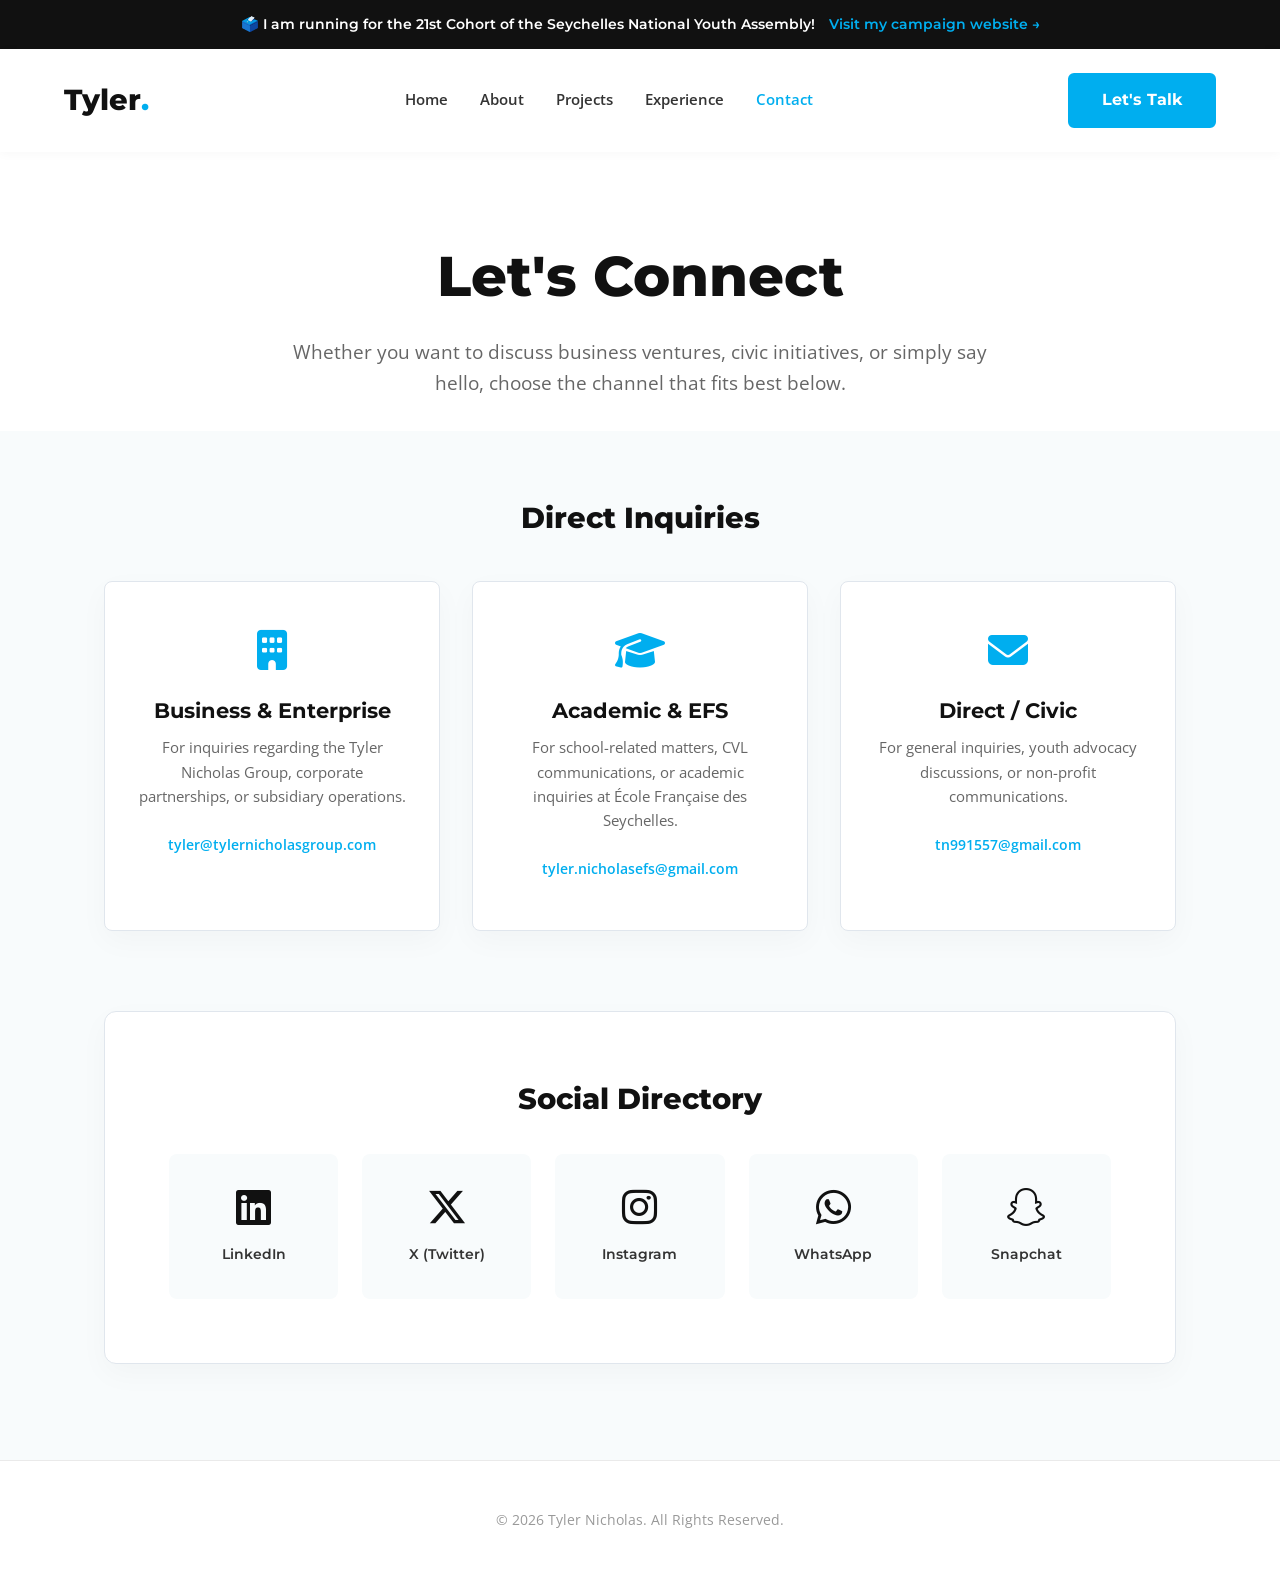
<file: contact/index.html>
<!DOCTYPE html>
<html lang="en">
<head>
    <meta charset="UTF-8">
    <meta name="viewport" content="width=device-width, initial-scale=1.0">
    <title>Contact & Directory | Tyler Nicholas</title>
    <link rel="icon" href="https://media.licdn.com/dms/image/v2/D4D03AQGRKh3DGxSABQ/profile-displayphoto-scale_400_400/B4DZr4z1B9GwAg-/0/1765110932319?e=1774483200&v=beta&t=kfbgGyoPquwXygrYf0wrgOBTe-Mu4JydRJcYd3WKm4g" type="image/jpeg">
    
    <link href="https://fonts.googleapis.com/css2?family=Montserrat:wght@400;600;800&family=Open+Sans:wght@400;600&display=swap" rel="stylesheet">
    <link rel="stylesheet" href="https://cdnjs.cloudflare.com/ajax/libs/font-awesome/6.5.1/css/all.min.css">

    <style>
        /* Base Styles & Premium Light Theme Colors */
        :root {
            --bg-white: #ffffff;
            --bg-off-white: #f8fbfc;
            --campaign-blue: #00AEEF;
            --black: #111111;
            --text-dark: #333333;
            --text-subtitle: #666666;
            --border-light: #e0e6ed;
        }

        * {
            margin: 0;
            padding: 0;
            box-sizing: border-box;
        }

        body {
            font-family: 'Open Sans', sans-serif;
            background-color: var(--bg-off-white);
            color: var(--text-dark);
            line-height: 1.6;
            overflow-x: hidden;
        }

        h1, h2, h3, h4, .dot-text, .btn-primary, .btn-secondary, .campaign-banner {
            font-family: 'Montserrat', sans-serif;
        }

        /* Campaign Banner */
        .campaign-banner {
            background-color: var(--black);
            color: var(--bg-white);
            text-align: center;
            padding: 0.8rem 5%;
            font-size: 0.9rem;
            font-weight: 600;
        }

        .campaign-banner a {
            color: var(--campaign-blue);
            text-decoration: none;
            margin-left: 10px;
        }

        .campaign-banner a:hover {
            text-decoration: underline;
        }

        /* Navigation Bar */
        .navbar {
            display: flex;
            justify-content: space-between;
            align-items: center;
            padding: 1.5rem 5%;
            background-color: var(--bg-white);
            box-shadow: 0 2px 10px rgba(0,0,0,0.03);
            position: relative;
            z-index: 100;
        }

        .logo .dot-text {
            font-size: 1.8rem;
            font-weight: 800;
            color: var(--black);
        }

        .check {
            color: var(--campaign-blue);
        }

        .nav-links {
            list-style: none;
            display: flex;
            gap: 2rem;
            align-items: center;
        }

        .nav-links a {
            color: var(--text-dark);
            text-decoration: none;
            font-size: 0.95rem;
            font-weight: 600;
            transition: color 0.3s;
        }

        .nav-links a:hover, .nav-links a.active {
            color: var(--campaign-blue);
        }

        .menu-toggle {
            display: none;
            font-size: 1.5rem;
            color: var(--black);
            cursor: pointer;
            z-index: 101;
        }

        .btn-primary {
            display: inline-block;
            padding: 0.8rem 2rem;
            text-decoration: none;
            font-weight: bold;
            border-radius: 6px;
            font-size: 1rem;
            transition: all 0.3s;
            background-color: var(--campaign-blue);
            color: var(--bg-white);
            border: 2px solid var(--campaign-blue);
        }

        .btn-primary:hover {
            background-color: transparent;
            color: var(--campaign-blue);
        }

        /* Contact Header */
        .contact-header {
            padding: 5rem 5% 2rem 5%;
            text-align: center;
            background-color: var(--bg-white);
        }

        .contact-header h1 {
            font-size: 3.5rem;
            color: var(--black);
            margin-bottom: 1rem;
            font-weight: 800;
        }

        .contact-header p {
            font-size: 1.2rem;
            color: var(--text-subtitle);
            max-width: 700px;
            margin: 0 auto;
        }

        /* Contact & Directory Layout */
        .contact-section {
            padding: 4rem 5% 6rem 5%;
            max-width: 1200px;
            margin: 0 auto;
        }

        .section-title {
            font-size: 1.8rem;
            color: var(--black);
            margin-bottom: 2.5rem;
            text-align: center;
            font-weight: 800;
        }

        /* Email Intent Cards */
        .email-grid {
            display: grid;
            grid-template-columns: repeat(3, 1fr);
            gap: 2rem;
            margin-bottom: 5rem;
        }

        .email-card {
            background-color: var(--bg-white);
            padding: 3rem 2rem;
            border-radius: 8px;
            text-align: center;
            box-shadow: 0 10px 30px rgba(0,0,0,0.03);
            border: 1px solid var(--border-light);
            transition: transform 0.3s, box-shadow 0.3s, border-color 0.3s;
            text-decoration: none;
            color: inherit;
            display: block;
        }

        .email-card:hover {
            transform: translateY(-5px);
            box-shadow: 0 15px 40px rgba(0,0,0,0.08);
            border-color: var(--campaign-blue);
        }

        .email-card i {
            font-size: 2.5rem;
            color: var(--campaign-blue);
            margin-bottom: 1.5rem;
        }

        .email-card h3 {
            font-size: 1.3rem;
            color: var(--black);
            margin-bottom: 0.5rem;
        }

        .email-card p {
            font-size: 0.95rem;
            color: var(--text-subtitle);
            margin-bottom: 1.5rem;
        }

        .email-address {
            font-weight: 600;
            color: var(--campaign-blue);
            font-size: 0.9rem;
            word-break: break-all;
        }

        /* Social Directory Grid */
        .social-directory-wrapper {
            background-color: var(--bg-white);
            padding: 4rem;
            border-radius: 12px;
            box-shadow: 0 10px 30px rgba(0,0,0,0.03);
            border: 1px solid var(--border-light);
        }

        .social-grid {
            display: grid;
            grid-template-columns: repeat(5, 1fr);
            gap: 1.5rem;
            text-align: center;
        }

        .social-tile {
            display: flex;
            flex-direction: column;
            align-items: center;
            justify-content: center;
            padding: 2rem 1rem;
            background-color: var(--bg-off-white);
            border-radius: 8px;
            text-decoration: none;
            transition: all 0.3s;
            border: 1px solid transparent;
        }

        .social-tile:hover {
            background-color: var(--campaign-blue);
            transform: translateY(-3px);
            box-shadow: 0 10px 20px rgba(0, 174, 239, 0.2);
        }

        .social-tile i {
            font-size: 2.5rem;
            color: var(--black);
            margin-bottom: 1rem;
            transition: color 0.3s;
        }

        .social-tile span {
            font-weight: 600;
            font-size: 0.9rem;
            color: var(--text-dark);
            transition: color 0.3s;
            font-family: 'Montserrat', sans-serif;
        }

        .social-tile:hover i, .social-tile:hover span {
            color: var(--bg-white);
        }

        /* Clean Professional Footer */
        .site-footer {
            padding: 3rem 5%;
            background-color: var(--bg-white);
            border-top: 1px solid #eaeaea;
        }

        .footer-content {
            max-width: 1200px;
            margin: 0 auto;
            display: flex;
            flex-direction: column;
            align-items: center;
            text-align: center;
        }

        .site-footer p {
            color: #999;
            font-size: 0.85rem;
        }

        /* --- MOBILE RESPONSIVENESS & MENU FIX --- */
        @media (max-width: 1024px) {
            .menu-toggle {
                display: block;
            }
            .nav-cta {
                display: none;
            }
            
            .nav-links {
                position: absolute;
                top: 100%;
                left: 0;
                width: 100%;
                background-color: var(--bg-white);
                flex-direction: column;
                padding: 2rem 0;
                box-shadow: 0 10px 15px rgba(0,0,0,0.05);
                transform: translateY(-150%);
                opacity: 0;
                pointer-events: none;
                transition: all 0.3s ease-in-out;
            }

            .nav-links.active {
                transform: translateY(0);
                opacity: 1;
                pointer-events: auto;
            }

            .contact-header h1 {
                font-size: 2.8rem;
            }

            .email-grid {
                grid-template-columns: 1fr;
                gap: 1.5rem;
            }

            .social-directory-wrapper {
                padding: 2rem;
            }

            .social-grid {
                grid-template-columns: repeat(2, 1fr);
            }
            
            /* Make the last social tile span both columns on mobile to keep it neat */
            .social-grid .social-tile:last-child {
                grid-column: span 2;
            }
        }
    </style>
</head>
<body>

    <div class="campaign-banner">
        <p>🗳️ I am running for the 21st Cohort of the Seychelles National Youth Assembly! <a href="https://vote.tyler-nicholas.online" target="_blank">Visit my campaign website &rarr;</a></p>
    </div>

    <nav class="navbar">
        <div class="logo">
            <a href="/" style="text-decoration: none;"><span class="dot-text">Tyler<span class="check">.</span></span></a>
        </div>
        
        <div class="menu-toggle" id="mobile-menu">
            <i class="fa-solid fa-bars"></i>
        </div>
        
        <ul class="nav-links" id="nav-links">
            <li><a href="/">Home</a></li>
            <li><a href="/about/">About</a></li>
            <li><a href="/projects/">Projects</a></li>
            <li><a href="/experience/">Experience</a></li>
            <li><a href="/contact/" class="active">Contact</a></li>
        </ul>

        <div class="nav-cta">
            <a href="mailto:tyler@tylernicholasgroup.com" class="btn-primary">Let's Talk</a>
        </div>
    </nav>

    <header class="contact-header">
        <h1>Let's Connect</h1>
        <p>Whether you want to discuss business ventures, civic initiatives, or simply say hello, choose the channel that fits best below.</p>
    </header>

    <section class="contact-section">
        
        <h2 class="section-title">Direct Inquiries</h2>
        
        <div class="email-grid">
            
            <a href="mailto:tyler@tylernicholasgroup.com" class="email-card">
                <i class="fa-solid fa-building"></i>
                <h3>Business & Enterprise</h3>
                <p>For inquiries regarding the Tyler Nicholas Group, corporate partnerships, or subsidiary operations.</p>
                <span class="email-address">tyler@tylernicholasgroup.com</span>
            </a>

            <a href="mailto:tyler.nicholasefs@gmail.com" class="email-card">
                <i class="fa-solid fa-graduation-cap"></i>
                <h3>Academic & EFS</h3>
                <p>For school-related matters, CVL communications, or academic inquiries at École Française des Seychelles.</p>
                <span class="email-address">tyler.nicholasefs@gmail.com</span>
            </a>

            <a href="mailto:tn991557@gmail.com" class="email-card">
                <i class="fa-solid fa-envelope"></i>
                <h3>Direct / Civic</h3>
                <p>For general inquiries, youth advocacy discussions, or non-profit communications.</p>
                <span class="email-address">tn991557@gmail.com</span>
            </a>

        </div>

        <div class="social-directory-wrapper">
            <h2 class="section-title" style="margin-bottom: 2rem;">Social Directory</h2>
            
            <div class="social-grid">
                
                <a href="https://www.linkedin.com/in/tyler-nicholas-62999534a" target="_blank" class="social-tile">
                    <i class="fa-brands fa-linkedin"></i>
                    <span>LinkedIn</span>
                </a>

                <a href="https://x.com/TylerNicholasSC" target="_blank" class="social-tile">
                    <i class="fa-brands fa-x-twitter"></i>
                    <span>X (Twitter)</span>
                </a>

                <a href="https://www.instagram.com/t.nicholas26" target="_blank" class="social-tile">
                    <i class="fa-brands fa-instagram"></i>
                    <span>Instagram</span>
                </a>

                <a href="https://wa.me/qr/HVGZ3S2BPARJL1" target="_blank" class="social-tile">
                    <i class="fa-brands fa-whatsapp"></i>
                    <span>WhatsApp</span>
                </a>

                <a href="https://www.snapchat.com/add/t.nicholas2008" target="_blank" class="social-tile">
                    <i class="fa-brands fa-snapchat"></i>
                    <span>Snapchat</span>
                </a>

            </div>
        </div>

    </section>

    <footer class="site-footer">
        <div class="footer-content">
            <p>&copy; 2026 Tyler Nicholas. All Rights Reserved.</p>
        </div>
    </footer>

    <script>
        const mobileMenu = document.getElementById('mobile-menu');
        const navLinks = document.getElementById('nav-links');
        const icon = mobileMenu.querySelector('i');

        mobileMenu.addEventListener('click', () => {
            navLinks.classList.toggle('active');
            
            if(navLinks.classList.contains('active')) {
                icon.classList.remove('fa-bars');
                icon.classList.add('fa-xmark');
            } else {
                icon.classList.remove('fa-xmark');
                icon.classList.add('fa-bars');
            }
        });
    </script>
</body>
</html>
</file>
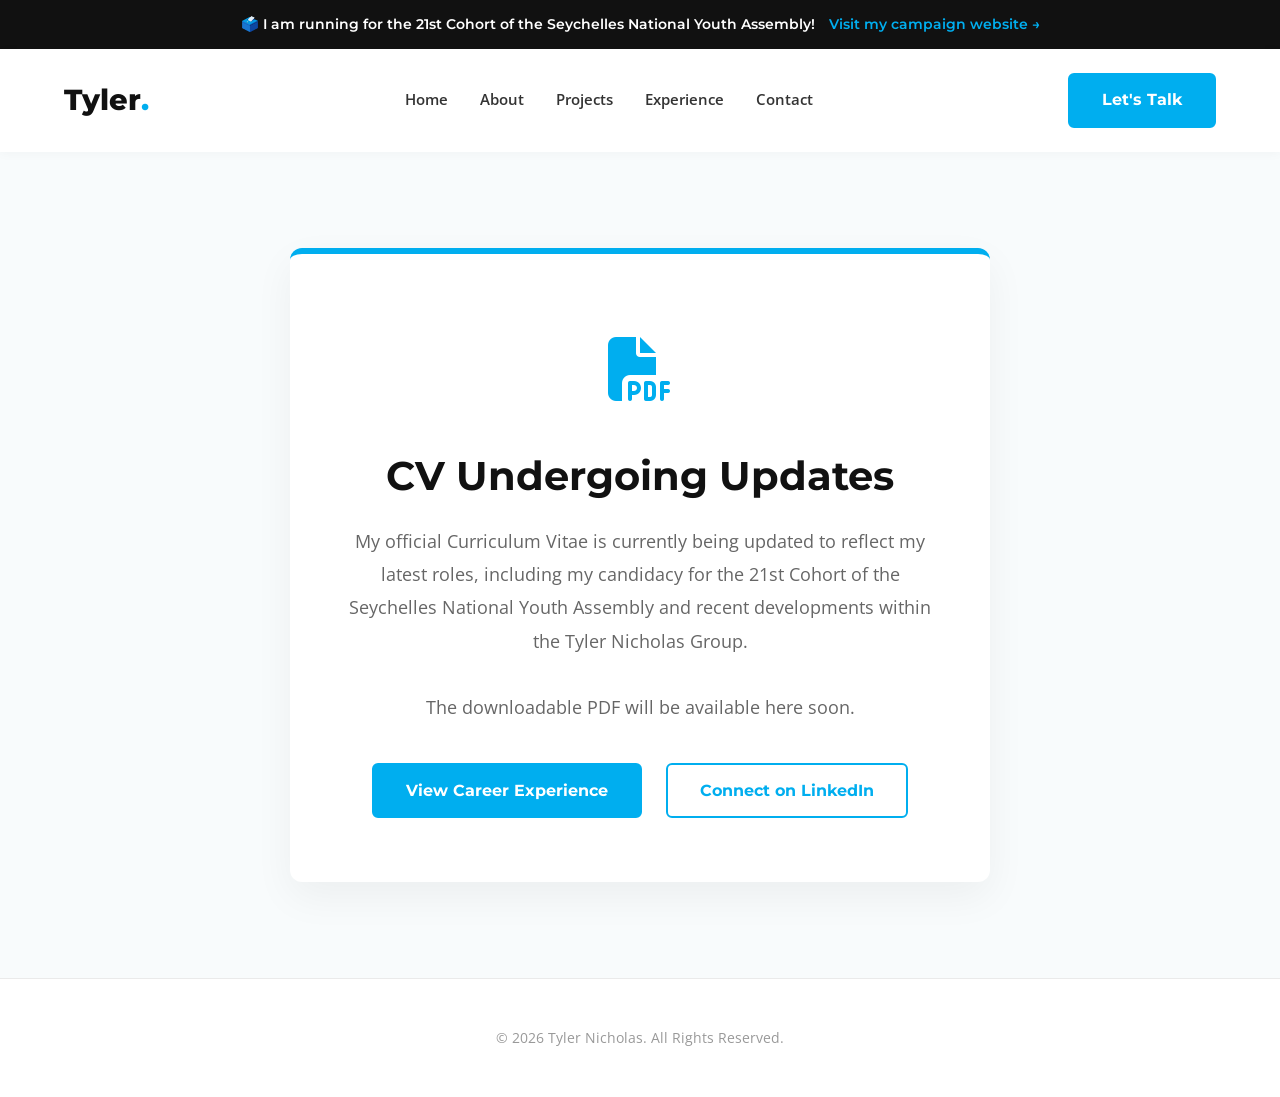
<file: cv/index.html>
<!DOCTYPE html>
<html lang="en">
<head>
    <meta charset="UTF-8">
    <meta name="viewport" content="width=device-width, initial-scale=1.0">
    <title>Curriculum Vitae | Tyler Nicholas</title>
    <link rel="icon" href="https://media.licdn.com/dms/image/v2/D4D03AQGRKh3DGxSABQ/profile-displayphoto-scale_400_400/B4DZr4z1B9GwAg-/0/1765110932319?e=1774483200&v=beta&t=kfbgGyoPquwXygrYf0wrgOBTe-Mu4JydRJcYd3WKm4g" type="image/jpeg">
    
    <link href="https://fonts.googleapis.com/css2?family=Montserrat:wght@400;600;800&family=Open+Sans:wght@400;600&display=swap" rel="stylesheet">
    <link rel="stylesheet" href="https://cdnjs.cloudflare.com/ajax/libs/font-awesome/6.5.1/css/all.min.css">

    <style>
        /* Base Styles & Premium Light Theme Colors */
        :root {
            --bg-white: #ffffff;
            --bg-off-white: #f8fbfc;
            --campaign-blue: #00AEEF;
            --black: #111111;
            --text-dark: #333333;
            --text-subtitle: #666666;
            --border-light: #e0e6ed;
        }

        * {
            margin: 0;
            padding: 0;
            box-sizing: border-box;
        }

        body {
            font-family: 'Open Sans', sans-serif;
            background-color: var(--bg-off-white);
            color: var(--text-dark);
            line-height: 1.6;
            overflow-x: hidden;
            display: flex;
            flex-direction: column;
            min-height: 100vh;
        }

        h1, h2, h3, h4, .dot-text, .btn-primary, .btn-secondary, .campaign-banner {
            font-family: 'Montserrat', sans-serif;
        }

        /* Campaign Banner */
        .campaign-banner {
            background-color: var(--black);
            color: var(--bg-white);
            text-align: center;
            padding: 0.8rem 5%;
            font-size: 0.9rem;
            font-weight: 600;
        }

        .campaign-banner a {
            color: var(--campaign-blue);
            text-decoration: none;
            margin-left: 10px;
        }

        .campaign-banner a:hover {
            text-decoration: underline;
        }

        /* Navigation Bar */
        .navbar {
            display: flex;
            justify-content: space-between;
            align-items: center;
            padding: 1.5rem 5%;
            background-color: var(--bg-white);
            box-shadow: 0 2px 10px rgba(0,0,0,0.03);
            position: relative;
            z-index: 100;
        }

        .logo .dot-text {
            font-size: 1.8rem;
            font-weight: 800;
            color: var(--black);
        }

        .check {
            color: var(--campaign-blue);
        }

        .nav-links {
            list-style: none;
            display: flex;
            gap: 2rem;
            align-items: center;
        }

        .nav-links a {
            color: var(--text-dark);
            text-decoration: none;
            font-size: 0.95rem;
            font-weight: 600;
            transition: color 0.3s;
        }

        .nav-links a:hover, .nav-links a.active {
            color: var(--campaign-blue);
        }

        .menu-toggle {
            display: none;
            font-size: 1.5rem;
            color: var(--black);
            cursor: pointer;
            z-index: 101;
        }

        .btn-primary, .btn-secondary {
            display: inline-block;
            padding: 0.8rem 2rem;
            text-decoration: none;
            font-weight: bold;
            border-radius: 6px;
            font-size: 1rem;
            transition: all 0.3s;
            text-align: center;
        }

        .btn-primary {
            background-color: var(--campaign-blue);
            color: var(--bg-white);
            border: 2px solid var(--campaign-blue);
        }

        .btn-primary:hover {
            background-color: transparent;
            color: var(--campaign-blue);
        }

        .btn-secondary {
            background-color: transparent;
            color: var(--campaign-blue);
            border: 2px solid var(--campaign-blue);
        }

        .btn-secondary:hover {
            background-color: var(--campaign-blue);
            color: var(--bg-white);
        }

        /* CV Update Notice Layout */
        .cv-section {
            flex-grow: 1; /* Pushes the footer down */
            display: flex;
            justify-content: center;
            align-items: center;
            padding: 6rem 5%;
        }

        .update-card {
            background-color: var(--bg-white);
            padding: 4rem 3rem;
            border-radius: 12px;
            box-shadow: 0 15px 40px rgba(0,0,0,0.05);
            border-top: 6px solid var(--campaign-blue);
            text-align: center;
            max-width: 700px;
            width: 100%;
        }

        .update-icon {
            font-size: 4rem;
            color: var(--campaign-blue);
            margin-bottom: 1.5rem;
            animation: pulse 2s infinite;
        }

        @keyframes pulse {
            0% { transform: scale(1); opacity: 1; }
            50% { transform: scale(1.05); opacity: 0.8; }
            100% { transform: scale(1); opacity: 1; }
        }

        .update-card h1 {
            font-size: 2.5rem;
            color: var(--black);
            margin-bottom: 1rem;
        }

        .update-card p {
            font-size: 1.15rem;
            color: var(--text-subtitle);
            margin-bottom: 2.5rem;
            line-height: 1.8;
        }

        .action-buttons {
            display: flex;
            justify-content: center;
            gap: 1.5rem;
        }

        /* Clean Professional Footer */
        .site-footer {
            padding: 3rem 5%;
            background-color: var(--bg-white);
            border-top: 1px solid #eaeaea;
        }

        .footer-content {
            max-width: 1200px;
            margin: 0 auto;
            display: flex;
            flex-direction: column;
            align-items: center;
            text-align: center;
        }

        .site-footer p {
            color: #999;
            font-size: 0.85rem;
        }

        /* --- MOBILE RESPONSIVENESS & MENU FIX --- */
        @media (max-width: 1024px) {
            .menu-toggle { display: block; }
            .nav-cta { display: none; }
            
            .nav-links {
                position: absolute;
                top: 100%;
                left: 0;
                width: 100%;
                background-color: var(--bg-white);
                flex-direction: column;
                padding: 2rem 0;
                box-shadow: 0 10px 15px rgba(0,0,0,0.05);
                transform: translateY(-150%);
                opacity: 0;
                pointer-events: none;
                transition: all 0.3s ease-in-out;
            }

            .nav-links.active {
                transform: translateY(0);
                opacity: 1;
                pointer-events: auto;
            }

            .update-card {
                padding: 3rem 1.5rem;
            }

            .update-card h1 {
                font-size: 2rem;
            }

            .action-buttons {
                flex-direction: column;
                gap: 1rem;
            }
        }
    </style>
</head>
<body>

    <div class="campaign-banner">
        <p>🗳️ I am running for the 21st Cohort of the Seychelles National Youth Assembly! <a href="https://vote.tyler-nicholas.online" target="_blank">Visit my campaign website &rarr;</a></p>
    </div>

    <nav class="navbar">
        <div class="logo">
            <a href="/" style="text-decoration: none;"><span class="dot-text">Tyler<span class="check">.</span></span></a>
        </div>
        
        <div class="menu-toggle" id="mobile-menu">
            <i class="fa-solid fa-bars"></i>
        </div>
        
        <ul class="nav-links" id="nav-links">
            <li><a href="/">Home</a></li>
            <li><a href="/about/">About</a></li>
            <li><a href="/projects/">Projects</a></li>
            <li><a href="/experience/">Experience</a></li>
            <li><a href="/contact/">Contact</a></li>
        </ul>

        <div class="nav-cta">
            <a href="mailto:tyler@tylernicholasgroup.com" class="btn-primary">Let's Talk</a>
        </div>
    </nav>

    <section class="cv-section">
        <div class="update-card">
            <div class="update-icon">
                <i class="fa-solid fa-file-pdf"></i>
            </div>
            <h1>CV Undergoing Updates</h1>
            <p>My official Curriculum Vitae is currently being updated to reflect my latest roles, including my candidacy for the 21st Cohort of the Seychelles National Youth Assembly and recent developments within the Tyler Nicholas Group. <br><br>The downloadable PDF will be available here soon.</p>
            
            <div class="action-buttons">
                <a href="/experience/" class="btn-primary">View Career Experience</a>
                <a href="https://www.linkedin.com/in/tyler-nicholas-62999534a" target="_blank" class="btn-secondary">Connect on LinkedIn</a>
            </div>
        </div>
    </section>

    <footer class="site-footer">
        <div class="footer-content">
            <p>&copy; 2026 Tyler Nicholas. All Rights Reserved.</p>
        </div>
    </footer>

    <script>
        const mobileMenu = document.getElementById('mobile-menu');
        const navLinks = document.getElementById('nav-links');
        const icon = mobileMenu.querySelector('i');

        mobileMenu.addEventListener('click', () => {
            navLinks.classList.toggle('active');
            
            if(navLinks.classList.contains('active')) {
                icon.classList.remove('fa-bars');
                icon.classList.add('fa-xmark');
            } else {
                icon.classList.remove('fa-xmark');
                icon.classList.add('fa-bars');
            }
        });
    </script>
</body>
</html>
</file>
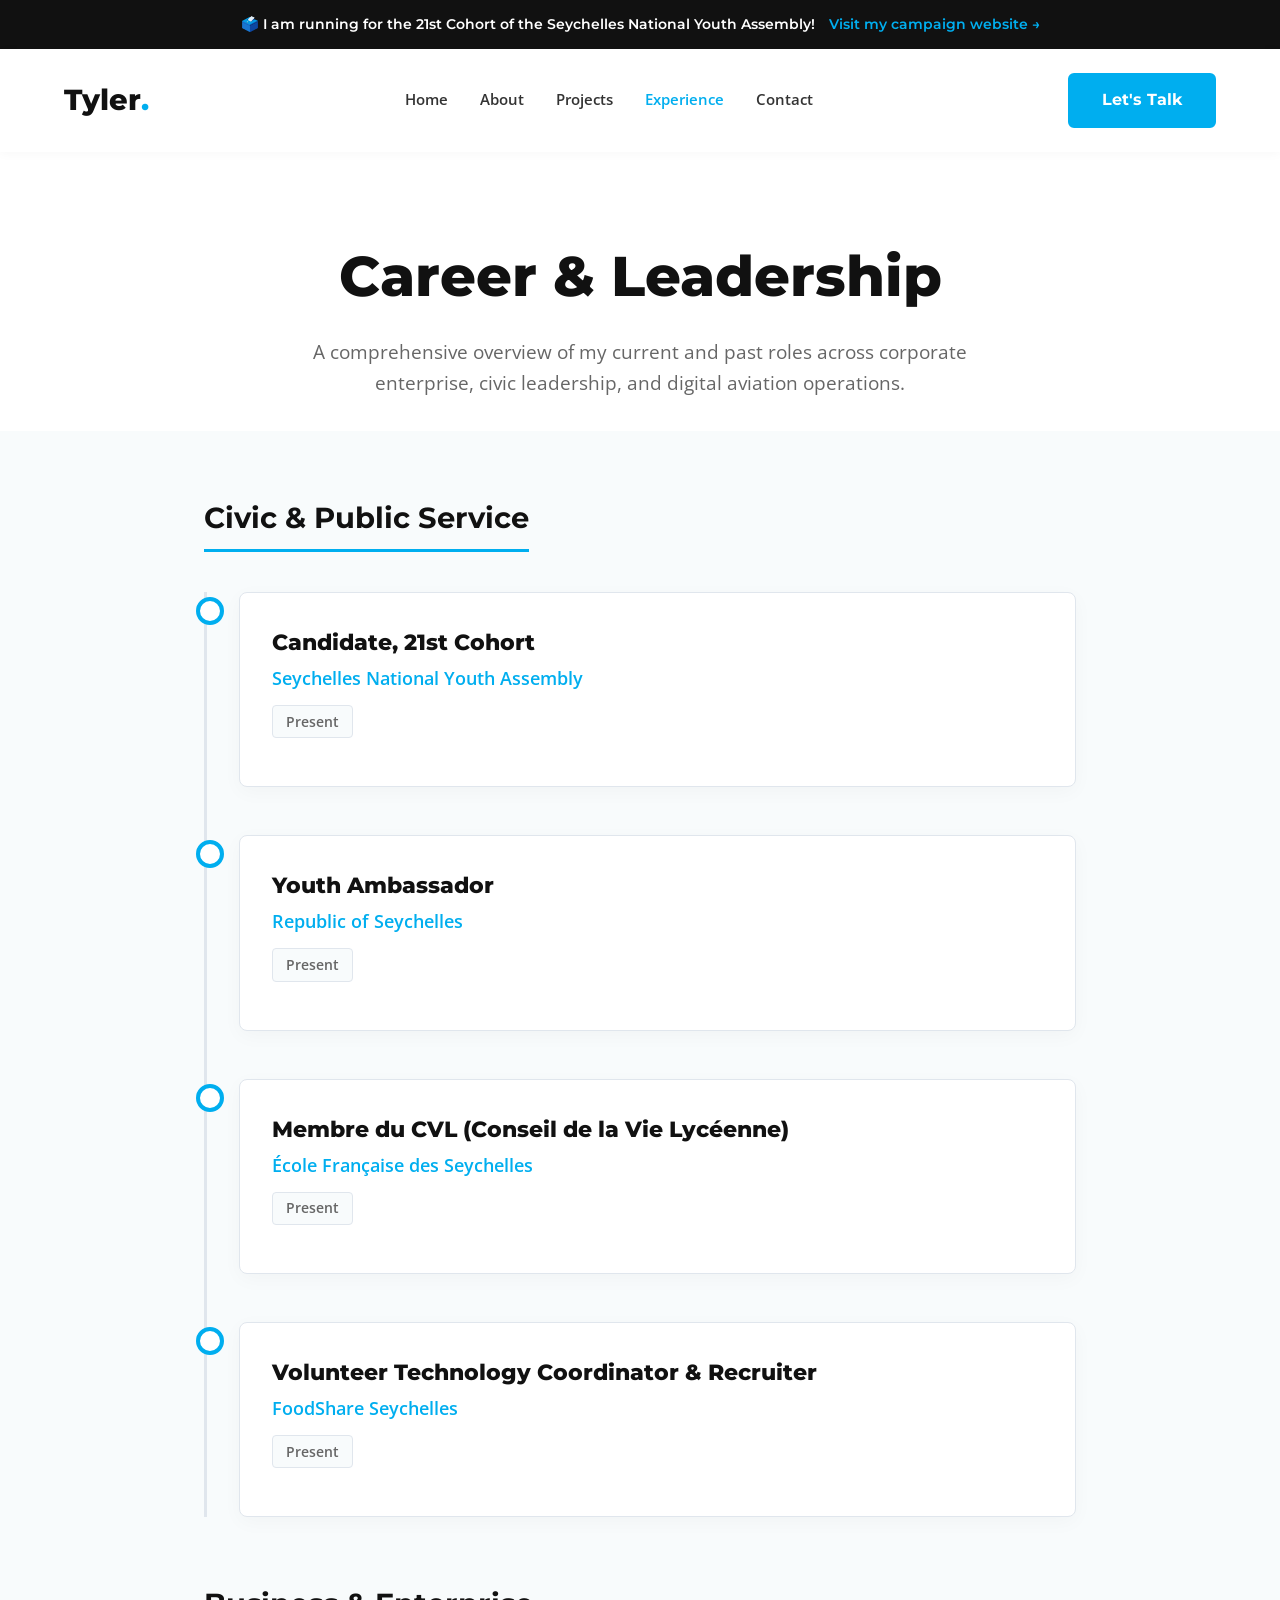
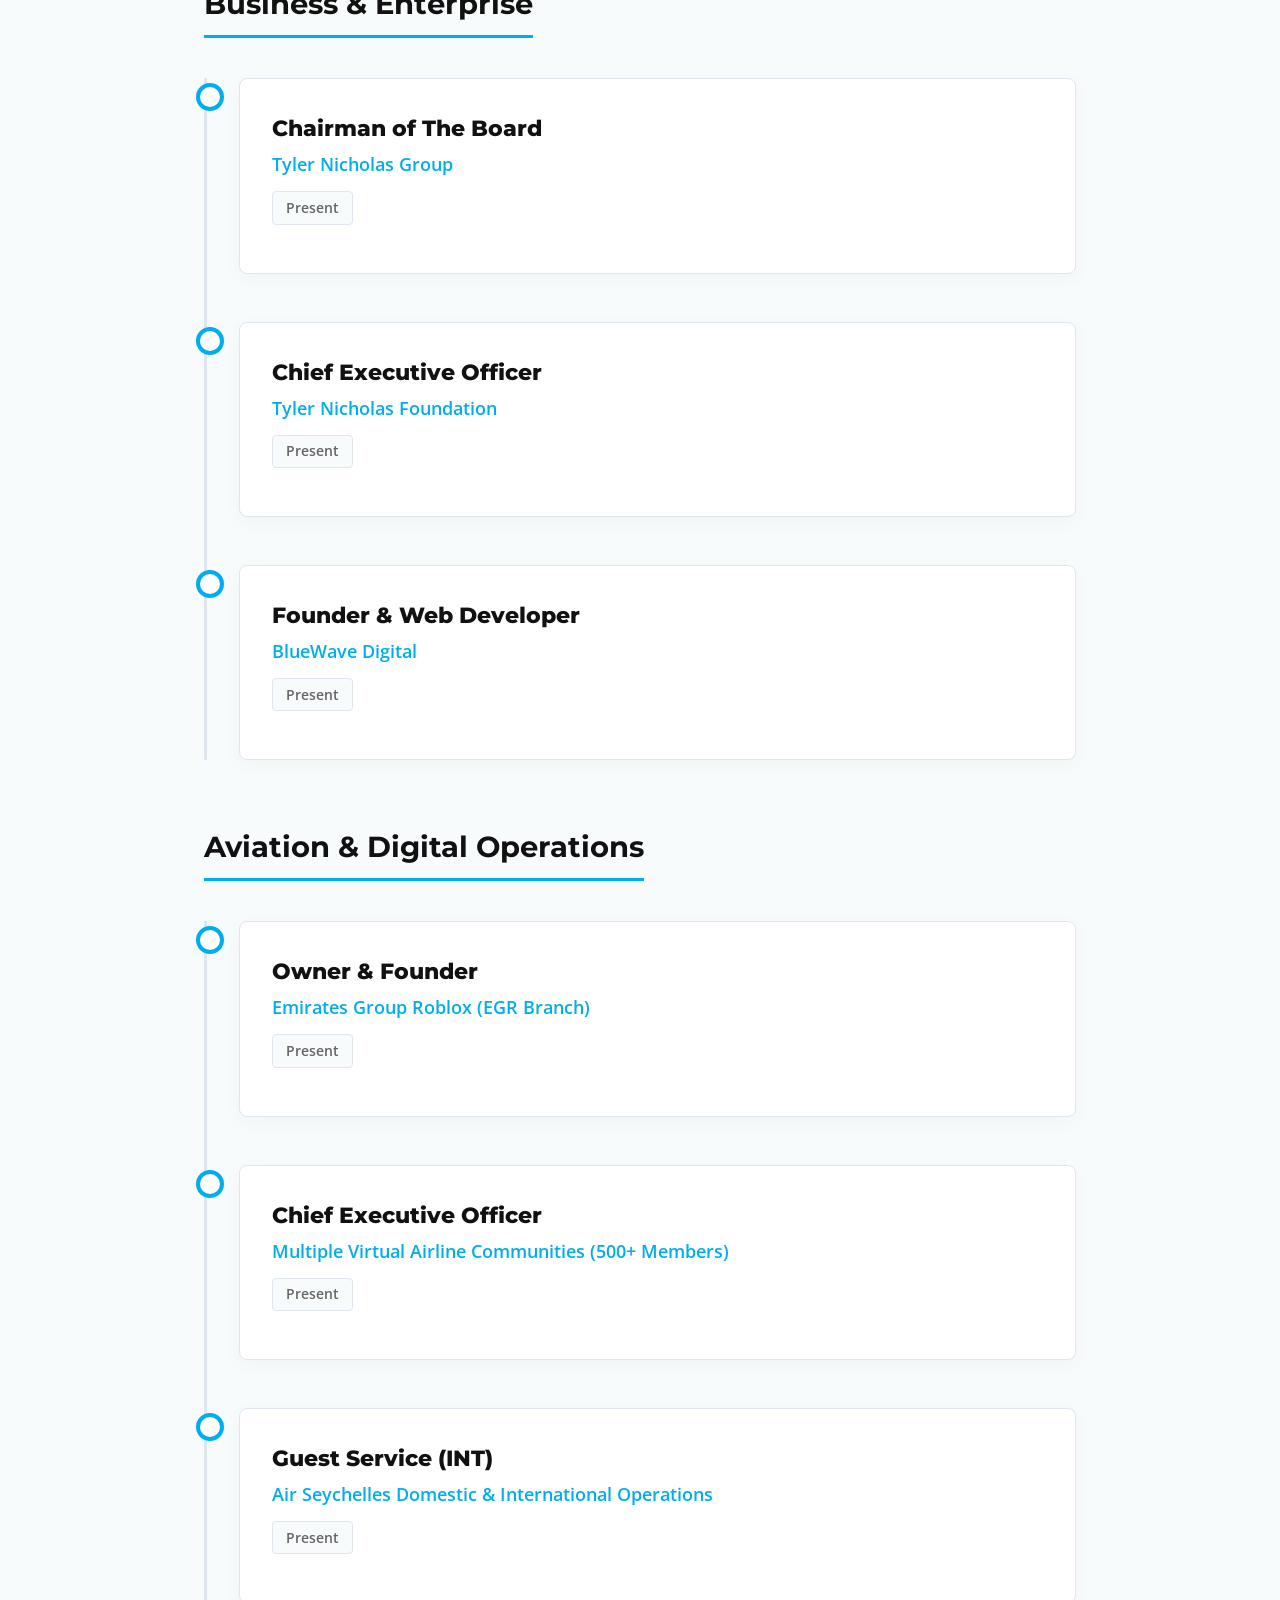
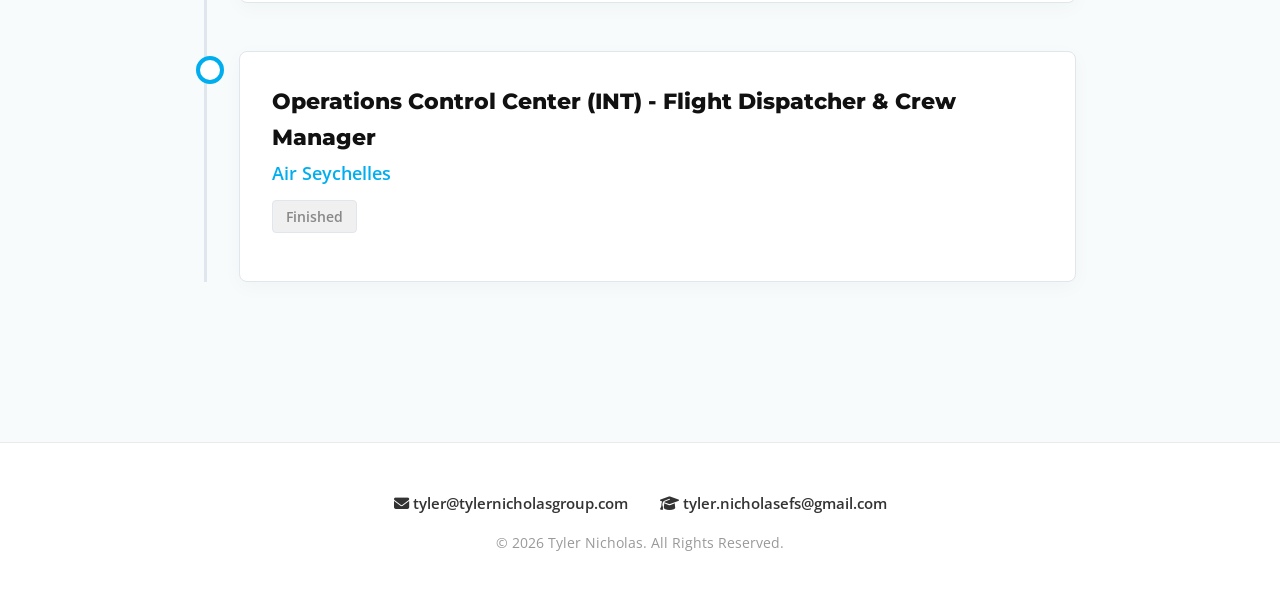
<file: experience/index.html>
<!DOCTYPE html>
<html lang="en">
<head>
    <meta charset="UTF-8">
    <meta name="viewport" content="width=device-width, initial-scale=1.0">
    <title>Career Experience | Tyler Nicholas</title>
    <link rel="icon" href="https://media.licdn.com/dms/image/v2/D4D03AQGRKh3DGxSABQ/profile-displayphoto-scale_400_400/B4DZr4z1B9GwAg-/0/1765110932319?e=1774483200&v=beta&t=kfbgGyoPquwXygrYf0wrgOBTe-Mu4JydRJcYd3WKm4g" type="image/jpeg">
    
    <link href="https://fonts.googleapis.com/css2?family=Montserrat:wght@400;600;800&family=Open+Sans:wght@400;600&display=swap" rel="stylesheet">
    <link rel="stylesheet" href="https://cdnjs.cloudflare.com/ajax/libs/font-awesome/6.5.1/css/all.min.css">

    <style>
        /* Base Styles & Premium Light Theme Colors */
        :root {
            --bg-white: #ffffff;
            --bg-off-white: #f8fbfc;
            --campaign-blue: #00AEEF;
            --black: #111111;
            --text-dark: #333333;
            --text-subtitle: #666666;
            --border-light: #e0e6ed;
        }

        * {
            margin: 0;
            padding: 0;
            box-sizing: border-box;
        }

        body {
            font-family: 'Open Sans', sans-serif;
            background-color: var(--bg-off-white);
            color: var(--text-dark);
            line-height: 1.6;
            overflow-x: hidden;
        }

        h1, h2, h3, h4, .dot-text, .btn-primary, .btn-secondary, .campaign-banner {
            font-family: 'Montserrat', sans-serif;
        }

        /* Campaign Banner */
        .campaign-banner {
            background-color: var(--black);
            color: var(--bg-white);
            text-align: center;
            padding: 0.8rem 5%;
            font-size: 0.9rem;
            font-weight: 600;
        }

        .campaign-banner a {
            color: var(--campaign-blue);
            text-decoration: none;
            margin-left: 10px;
        }

        .campaign-banner a:hover {
            text-decoration: underline;
        }

        /* Navigation Bar */
        .navbar {
            display: flex;
            justify-content: space-between;
            align-items: center;
            padding: 1.5rem 5%;
            background-color: var(--bg-white);
            box-shadow: 0 2px 10px rgba(0,0,0,0.03);
            position: relative;
            z-index: 100;
        }

        .logo .dot-text {
            font-size: 1.8rem;
            font-weight: 800;
            color: var(--black);
        }

        .check {
            color: var(--campaign-blue);
        }

        .nav-links {
            list-style: none;
            display: flex;
            gap: 2rem;
            align-items: center;
        }

        .nav-links a {
            color: var(--text-dark);
            text-decoration: none;
            font-size: 0.95rem;
            font-weight: 600;
            transition: color 0.3s;
        }

        .nav-links a:hover, .nav-links a.active {
            color: var(--campaign-blue);
        }

        .menu-toggle {
            display: none;
            font-size: 1.5rem;
            color: var(--black);
            cursor: pointer;
            z-index: 101;
        }

        .btn-primary {
            display: inline-block;
            padding: 0.8rem 2rem;
            text-decoration: none;
            font-weight: bold;
            border-radius: 6px;
            font-size: 1rem;
            transition: all 0.3s;
            background-color: var(--campaign-blue);
            color: var(--bg-white);
            border: 2px solid var(--campaign-blue);
        }

        .btn-primary:hover {
            background-color: transparent;
            color: var(--campaign-blue);
        }

        /* Experience Header */
        .experience-header {
            padding: 5rem 5% 2rem 5%;
            text-align: center;
            background-color: var(--bg-white);
        }

        .experience-header h1 {
            font-size: 3.5rem;
            color: var(--black);
            margin-bottom: 1rem;
            font-weight: 800;
        }

        .experience-header p {
            font-size: 1.2rem;
            color: var(--text-subtitle);
            max-width: 700px;
            margin: 0 auto;
        }

        /* Timeline Layout */
        .experience-section {
            padding: 4rem 5% 6rem 5%;
            max-width: 1000px;
            margin: 0 auto;
        }

        .timeline-category {
            margin-bottom: 4rem;
        }

        .category-title {
            font-size: 1.8rem;
            color: var(--black);
            margin-bottom: 2.5rem;
            padding-bottom: 0.5rem;
            border-bottom: 3px solid var(--campaign-blue);
            display: inline-block;
        }

        .timeline {
            position: relative;
            padding-left: 2rem;
            border-left: 3px solid var(--border-light);
        }

        .timeline-item {
            position: relative;
            margin-bottom: 3rem;
        }

        .timeline-item:last-child {
            margin-bottom: 0;
        }

        /* The timeline dot */
        .timeline-item::before {
            content: '';
            position: absolute;
            left: -2.7rem; /* Centers dot on the border */
            top: 5px;
            width: 20px;
            height: 20px;
            background-color: var(--bg-white);
            border: 4px solid var(--campaign-blue);
            border-radius: 50%;
            z-index: 1;
        }

        .timeline-content {
            background-color: var(--bg-white);
            padding: 2rem;
            border-radius: 8px;
            box-shadow: 0 5px 20px rgba(0,0,0,0.03);
            border: 1px solid var(--border-light);
            transition: transform 0.3s, box-shadow 0.3s;
        }

        .timeline-content:hover {
            transform: translateX(5px);
            box-shadow: 0 10px 30px rgba(0,0,0,0.08);
            border-color: var(--campaign-blue);
        }

        .role-title {
            font-size: 1.4rem;
            color: var(--black);
            font-weight: 800;
            margin-bottom: 0.2rem;
        }

        .organization {
            font-size: 1.1rem;
            color: var(--campaign-blue);
            font-weight: 600;
            margin-bottom: 0.8rem;
        }

        .duration {
            display: inline-block;
            background-color: var(--bg-off-white);
            padding: 0.3rem 0.8rem;
            border-radius: 4px;
            font-size: 0.85rem;
            font-weight: 600;
            color: var(--text-subtitle);
            margin-bottom: 1rem;
            border: 1px solid var(--border-light);
        }

        .duration.past {
            background-color: #f0f0f0;
            color: #888;
        }

        /* Clean Professional Footer */
        .site-footer {
            padding: 3rem 5%;
            background-color: var(--bg-white);
            border-top: 1px solid #eaeaea;
        }

        .footer-content {
            max-width: 1200px;
            margin: 0 auto;
            display: flex;
            flex-direction: column;
            align-items: center;
            text-align: center;
        }

        .footer-emails {
            display: flex;
            gap: 2rem;
            margin-bottom: 1rem;
        }

        .footer-emails a {
            color: var(--text-dark);
            text-decoration: none;
            font-weight: 600;
            font-size: 0.95rem;
            transition: color 0.3s;
        }

        .footer-emails a:hover {
            color: var(--campaign-blue);
        }

        .site-footer p {
            color: #999;
            font-size: 0.85rem;
        }

        /* --- MOBILE RESPONSIVENESS & MENU FIX --- */
        @media (max-width: 1024px) {
            .menu-toggle {
                display: block;
            }
            .nav-cta {
                display: none;
            }
            
            .nav-links {
                position: absolute;
                top: 100%;
                left: 0;
                width: 100%;
                background-color: var(--bg-white);
                flex-direction: column;
                padding: 2rem 0;
                box-shadow: 0 10px 15px rgba(0,0,0,0.05);
                transform: translateY(-150%);
                opacity: 0;
                pointer-events: none;
                transition: all 0.3s ease-in-out;
            }

            .nav-links.active {
                transform: translateY(0);
                opacity: 1;
                pointer-events: auto;
            }

            .experience-header h1 {
                font-size: 2.8rem;
            }

            .footer-emails {
                flex-direction: column;
                gap: 0.8rem;
            }
        }
    </style>
</head>
<body>

    <div class="campaign-banner">
        <p>🗳️ I am running for the 21st Cohort of the Seychelles National Youth Assembly! <a href="https://vote.tyler-nicholas.online" target="_blank">Visit my campaign website &rarr;</a></p>
    </div>

    <nav class="navbar">
        <div class="logo">
            <a href="/" style="text-decoration: none;"><span class="dot-text">Tyler<span class="check">.</span></span></a>
        </div>
        
        <div class="menu-toggle" id="mobile-menu">
            <i class="fa-solid fa-bars"></i>
        </div>
        
        <ul class="nav-links" id="nav-links">
            <li><a href="/">Home</a></li>
            <li><a href="/about/">About</a></li>
            <li><a href="/projects/">Projects</a></li>
            <li><a href="/experience/" class="active">Experience</a></li>
            <li><a href="/contact/">Contact</a></li>
        </ul>

        <div class="nav-cta">
            <a href="mailto:tyler@tylernicholasgroup.com" class="btn-primary">Let's Talk</a>
        </div>
    </nav>

    <header class="experience-header">
        <h1>Career & Leadership</h1>
        <p>A comprehensive overview of my current and past roles across corporate enterprise, civic leadership, and digital aviation operations.</p>
    </header>

    <section class="experience-section">
        
        <div class="timeline-category">
            <h2 class="category-title">Civic & Public Service</h2>
            <div class="timeline">
                
                <div class="timeline-item">
                    <div class="timeline-content">
                        <h3 class="role-title">Candidate, 21st Cohort</h3>
                        <div class="organization">Seychelles National Youth Assembly</div>
                        <div class="duration">Present</div>
                    </div>
                </div>

                <div class="timeline-item">
                    <div class="timeline-content">
                        <h3 class="role-title">Youth Ambassador</h3>
                        <div class="organization">Republic of Seychelles</div>
                        <div class="duration">Present</div>
                    </div>
                </div>

                <div class="timeline-item">
                    <div class="timeline-content">
                        <h3 class="role-title">Membre du CVL (Conseil de la Vie Lycéenne)</h3>
                        <div class="organization">École Française des Seychelles</div>
                        <div class="duration">Present</div>
                    </div>
                </div>

                <div class="timeline-item">
                    <div class="timeline-content">
                        <h3 class="role-title">Volunteer Technology Coordinator & Recruiter</h3>
                        <div class="organization">FoodShare Seychelles</div>
                        <div class="duration">Present</div>
                    </div>
                </div>

            </div>
        </div>

        <div class="timeline-category">
            <h2 class="category-title">Business & Enterprise</h2>
            <div class="timeline">
                
                <div class="timeline-item">
                    <div class="timeline-content">
                        <h3 class="role-title">Chairman of The Board</h3>
                        <div class="organization">Tyler Nicholas Group</div>
                        <div class="duration">Present</div>
                    </div>
                </div>

                <div class="timeline-item">
                    <div class="timeline-content">
                        <h3 class="role-title">Chief Executive Officer</h3>
                        <div class="organization">Tyler Nicholas Foundation</div>
                        <div class="duration">Present</div>
                    </div>
                </div>

                <div class="timeline-item">
                    <div class="timeline-content">
                        <h3 class="role-title">Founder & Web Developer</h3>
                        <div class="organization">BlueWave Digital</div>
                        <div class="duration">Present</div>
                    </div>
                </div>

            </div>
        </div>

        <div class="timeline-category">
            <h2 class="category-title">Aviation & Digital Operations</h2>
            <div class="timeline">
                
                <div class="timeline-item">
                    <div class="timeline-content">
                        <h3 class="role-title">Owner & Founder</h3>
                        <div class="organization">Emirates Group Roblox (EGR Branch)</div>
                        <div class="duration">Present</div>
                    </div>
                </div>

                <div class="timeline-item">
                    <div class="timeline-content">
                        <h3 class="role-title">Chief Executive Officer</h3>
                        <div class="organization">Multiple Virtual Airline Communities (500+ Members)</div>
                        <div class="duration">Present</div>
                    </div>
                </div>

                <div class="timeline-item">
                    <div class="timeline-content">
                        <h3 class="role-title">Guest Service (INT)</h3>
                        <div class="organization">Air Seychelles Domestic & International Operations</div>
                        <div class="duration">Present</div>
                    </div>
                </div>

                <div class="timeline-item">
                    <div class="timeline-content">
                        <h3 class="role-title">Operations Control Center (INT) - Flight Dispatcher & Crew Manager</h3>
                        <div class="organization">Air Seychelles</div>
                        <div class="duration past">Finished</div>
                    </div>
                </div>

            </div>
        </div>

    </section>

    <footer class="site-footer">
        <div class="footer-content">
            <div class="footer-emails">
                <a href="mailto:tyler@tylernicholasgroup.com"><i class="fa-solid fa-envelope"></i> tyler@tylernicholasgroup.com</a>
                <a href="mailto:tyler.nicholasefs@gmail.com"><i class="fa-solid fa-graduation-cap"></i> tyler.nicholasefs@gmail.com</a>
            </div>
            <p>&copy; 2026 Tyler Nicholas. All Rights Reserved.</p>
        </div>
    </footer>

    <script>
        const mobileMenu = document.getElementById('mobile-menu');
        const navLinks = document.getElementById('nav-links');
        const icon = mobileMenu.querySelector('i');

        mobileMenu.addEventListener('click', () => {
            navLinks.classList.toggle('active');
            
            if(navLinks.classList.contains('active')) {
                icon.classList.remove('fa-bars');
                icon.classList.add('fa-xmark');
            } else {
                icon.classList.remove('fa-xmark');
                icon.classList.add('fa-bars');
            }
        });
    </script>
</body>
</html>
</file>
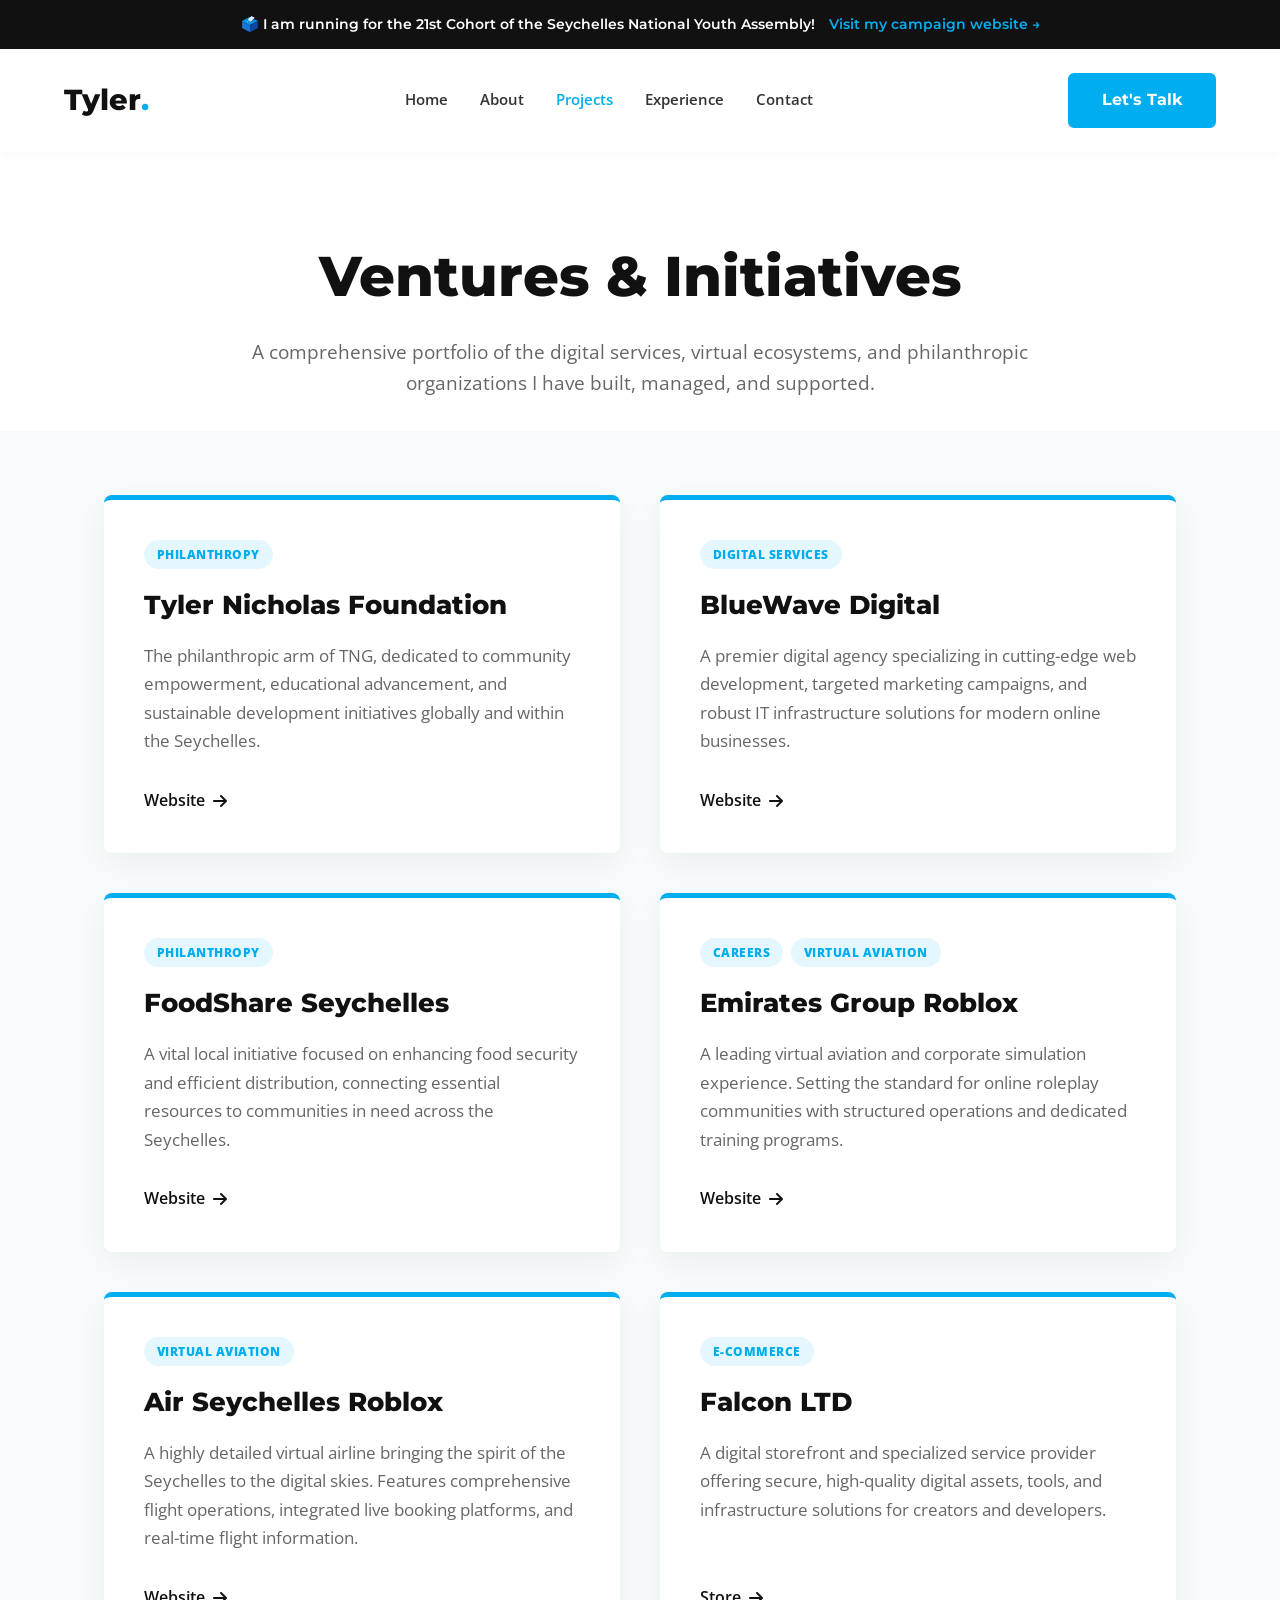
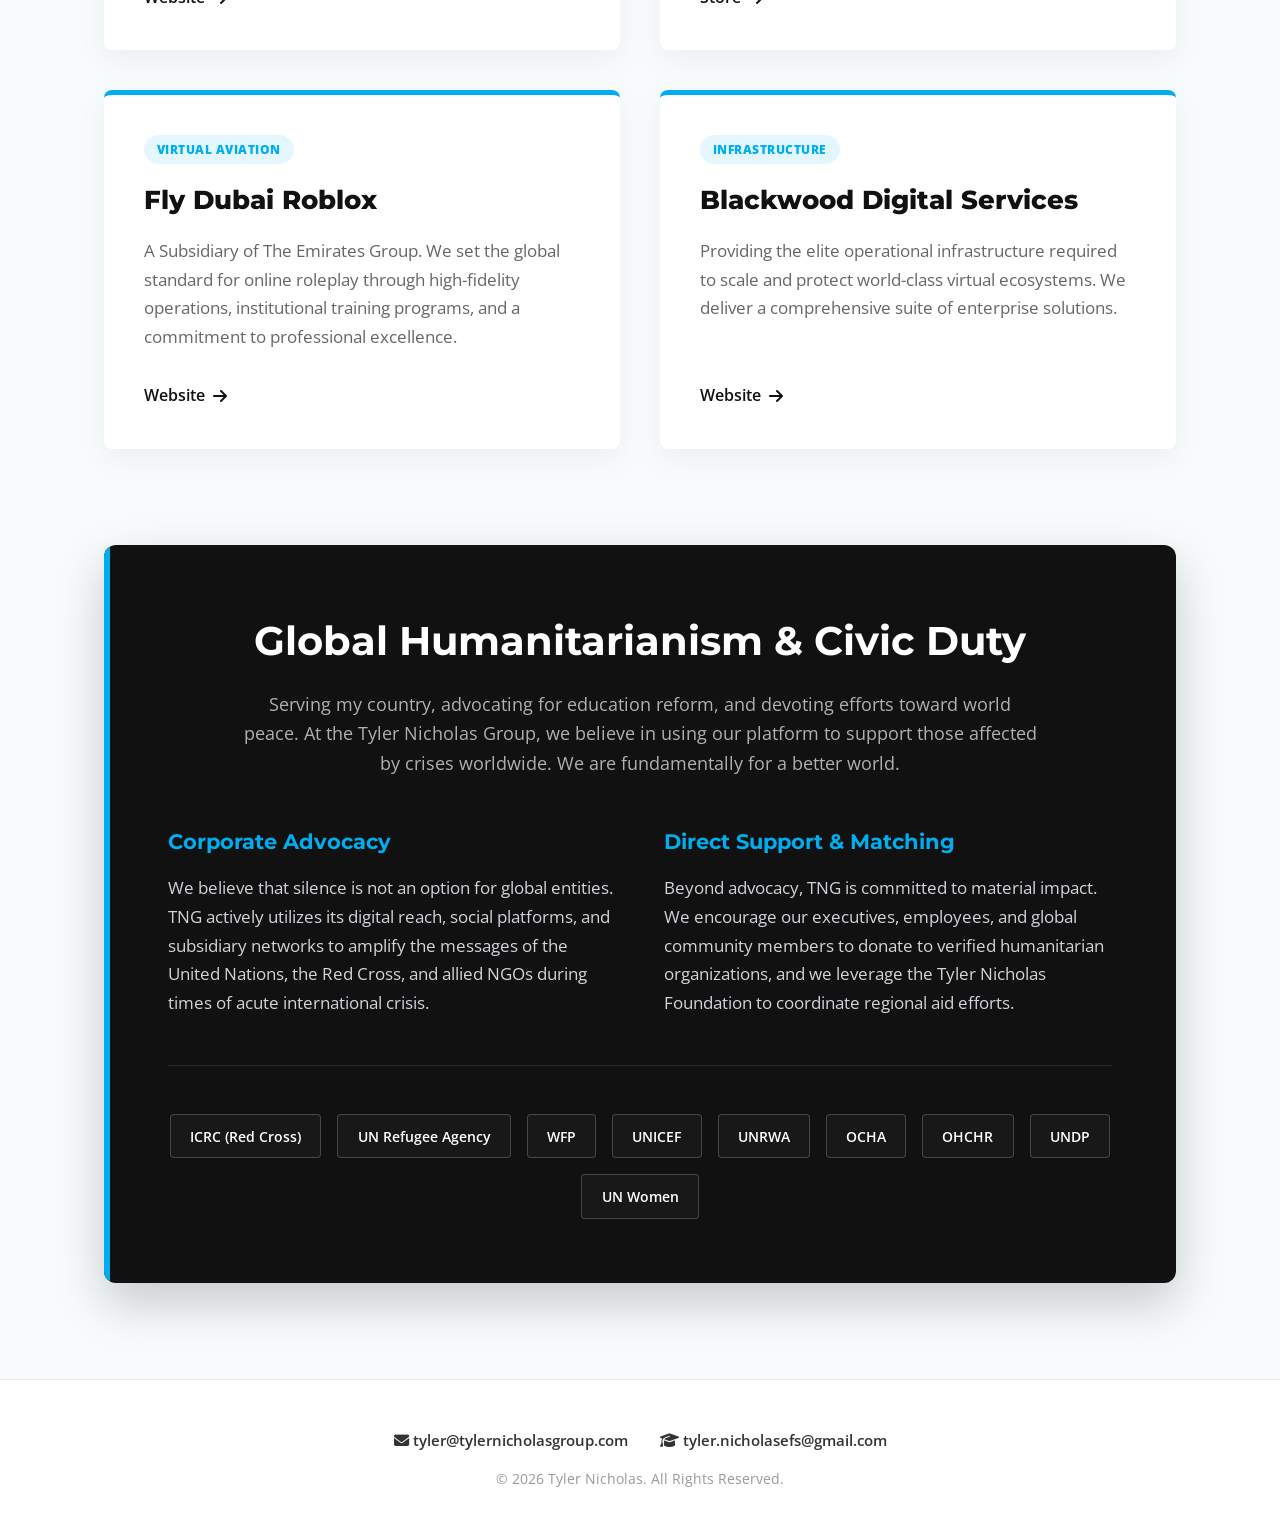
<file: projects/index.html>
<!DOCTYPE html>
<html lang="en">
<head>
    <meta charset="UTF-8">
    <meta name="viewport" content="width=device-width, initial-scale=1.0">
    <title>Projects & Advocacy | Tyler Nicholas</title>
    <link rel="icon" href="https://media.licdn.com/dms/image/v2/D4D03AQGRKh3DGxSABQ/profile-displayphoto-scale_400_400/B4DZr4z1B9GwAg-/0/1765110932319?e=1774483200&v=beta&t=kfbgGyoPquwXygrYf0wrgOBTe-Mu4JydRJcYd3WKm4g" type="image/jpeg">
    
    <link href="https://fonts.googleapis.com/css2?family=Montserrat:wght@400;600;800&family=Open+Sans:wght@400;600&display=swap" rel="stylesheet">
    <link rel="stylesheet" href="https://cdnjs.cloudflare.com/ajax/libs/font-awesome/6.5.1/css/all.min.css">

    <style>
        /* Base Styles & Premium Light Theme Colors */
        :root {
            --bg-white: #ffffff;
            --bg-off-white: #f8fbfc;
            --campaign-blue: #00AEEF;
            --black: #111111;
            --text-dark: #333333;
            --text-subtitle: #666666;
            --border-light: #e0e6ed;
        }

        * {
            margin: 0;
            padding: 0;
            box-sizing: border-box;
        }

        body {
            font-family: 'Open Sans', sans-serif;
            background-color: var(--bg-off-white);
            color: var(--text-dark);
            line-height: 1.6;
            overflow-x: hidden;
        }

        h1, h2, h3, h4, .dot-text, .btn-primary, .btn-secondary, .campaign-banner {
            font-family: 'Montserrat', sans-serif;
        }

        /* Campaign Banner */
        .campaign-banner {
            background-color: var(--black);
            color: var(--bg-white);
            text-align: center;
            padding: 0.8rem 5%;
            font-size: 0.9rem;
            font-weight: 600;
        }

        .campaign-banner a {
            color: var(--campaign-blue);
            text-decoration: none;
            margin-left: 10px;
        }

        .campaign-banner a:hover {
            text-decoration: underline;
        }

        /* Navigation Bar */
        .navbar {
            display: flex;
            justify-content: space-between;
            align-items: center;
            padding: 1.5rem 5%;
            background-color: var(--bg-white);
            box-shadow: 0 2px 10px rgba(0,0,0,0.03);
            position: relative;
            z-index: 100;
        }

        .logo .dot-text {
            font-size: 1.8rem;
            font-weight: 800;
            color: var(--black);
        }

        .check {
            color: var(--campaign-blue);
        }

        .nav-links {
            list-style: none;
            display: flex;
            gap: 2rem;
            align-items: center;
        }

        .nav-links a {
            color: var(--text-dark);
            text-decoration: none;
            font-size: 0.95rem;
            font-weight: 600;
            transition: color 0.3s;
        }

        .nav-links a:hover, .nav-links a.active {
            color: var(--campaign-blue);
        }

        .menu-toggle {
            display: none;
            font-size: 1.5rem;
            color: var(--black);
            cursor: pointer;
            z-index: 101;
        }

        .btn-primary {
            display: inline-block;
            padding: 0.8rem 2rem;
            text-decoration: none;
            font-weight: bold;
            border-radius: 6px;
            font-size: 1rem;
            transition: all 0.3s;
            background-color: var(--campaign-blue);
            color: var(--bg-white);
            border: 2px solid var(--campaign-blue);
        }

        .btn-primary:hover {
            background-color: transparent;
            color: var(--campaign-blue);
        }

        /* Projects Header */
        .projects-header {
            padding: 5rem 5% 2rem 5%;
            text-align: center;
            background-color: var(--bg-white);
        }

        .projects-header h1 {
            font-size: 3.5rem;
            color: var(--black);
            margin-bottom: 1rem;
            font-weight: 800;
        }

        .projects-header p {
            font-size: 1.2rem;
            color: var(--text-subtitle);
            max-width: 800px;
            margin: 0 auto;
        }

        /* Projects Grid Layout */
        .projects-section {
            padding: 4rem 5% 2rem 5%;
            max-width: 1200px;
            margin: 0 auto;
        }

        .projects-grid {
            display: grid;
            grid-template-columns: repeat(2, 1fr);
            gap: 2.5rem;
            margin-bottom: 4rem;
        }

        /* Project Cards */
        .project-card {
            background-color: var(--bg-white);
            border-radius: 8px;
            padding: 2.5rem;
            box-shadow: 0 10px 30px rgba(0,0,0,0.05);
            border-top: 5px solid var(--campaign-blue);
            transition: transform 0.3s, box-shadow 0.3s;
            display: flex;
            flex-direction: column;
        }

        .project-card:hover {
            transform: translateY(-5px);
            box-shadow: 0 15px 40px rgba(0,0,0,0.1);
        }

        .project-tags {
            display: flex;
            gap: 0.5rem;
            flex-wrap: wrap;
            margin-bottom: 1rem;
        }

        .tag {
            background: rgba(0, 174, 239, 0.1);
            color: var(--campaign-blue);
            padding: 0.3rem 0.8rem;
            border-radius: 20px;
            font-size: 0.75rem;
            font-weight: 800;
            text-transform: uppercase;
            letter-spacing: 0.5px;
        }

        .project-card h3 {
            font-size: 1.6rem;
            color: var(--black);
            margin-bottom: 1rem;
            font-weight: 800;
        }

        .project-card p {
            color: var(--text-subtitle);
            font-size: 1.05rem;
            line-height: 1.7;
            margin-bottom: 2rem;
            flex-grow: 1;
        }

        .project-link {
            font-weight: 600;
            color: var(--black);
            text-decoration: none;
            display: inline-flex;
            align-items: center;
            gap: 0.5rem;
            transition: color 0.3s;
        }

        .project-link:hover {
            color: var(--campaign-blue);
        }

        /* Advocacy & Humanitarian Section */
        .advocacy-section {
            padding: 0 5% 6rem 5%;
            max-width: 1200px;
            margin: 0 auto;
        }

        .advocacy-box {
            background-color: var(--black);
            color: var(--bg-white);
            border-radius: 12px;
            padding: 4rem;
            box-shadow: 0 20px 50px rgba(0,0,0,0.2);
            position: relative;
            overflow: hidden;
        }

        .advocacy-box::before {
            content: '';
            position: absolute;
            top: 0; left: 0; width: 6px; height: 100%;
            background-color: var(--campaign-blue);
        }

        .advocacy-header {
            text-align: center;
            margin-bottom: 3rem;
        }

        .advocacy-header h2 {
            font-size: 2.5rem;
            margin-bottom: 1rem;
            color: var(--bg-white);
        }

        .advocacy-header p {
            font-size: 1.15rem;
            color: #b0b0b0;
            max-width: 800px;
            margin: 0 auto;
        }

        .advocacy-grid {
            display: grid;
            grid-template-columns: 1fr 1fr;
            gap: 3rem;
            margin-bottom: 3rem;
        }

        .advocacy-item h3 {
            font-size: 1.3rem;
            color: var(--campaign-blue);
            margin-bottom: 1rem;
        }

        .advocacy-item p {
            color: #d1d5db;
            font-size: 1.05rem;
            line-height: 1.7;
        }

        .org-list {
            display: flex;
            flex-wrap: wrap;
            gap: 1rem;
            justify-content: center;
            border-top: 1px solid rgba(255,255,255,0.1);
            padding-top: 3rem;
        }

        .org-pill {
            border: 1px solid rgba(255,255,255,0.2);
            padding: 0.6rem 1.2rem;
            border-radius: 4px;
            font-size: 0.9rem;
            font-weight: 600;
            color: var(--bg-white);
            background: rgba(255,255,255,0.03);
            transition: all 0.3s;
        }

        .org-pill:hover {
            border-color: var(--campaign-blue);
            background: rgba(0, 174, 239, 0.1);
        }

        /* Clean Professional Footer */
        .site-footer {
            padding: 3rem 5%;
            background-color: var(--bg-white);
            border-top: 1px solid #eaeaea;
        }

        .footer-content {
            max-width: 1200px;
            margin: 0 auto;
            display: flex;
            flex-direction: column;
            align-items: center;
            text-align: center;
        }

        .footer-emails {
            display: flex;
            gap: 2rem;
            margin-bottom: 1rem;
        }

        .footer-emails a {
            color: var(--text-dark);
            text-decoration: none;
            font-weight: 600;
            font-size: 0.95rem;
            transition: color 0.3s;
        }

        .footer-emails a:hover {
            color: var(--campaign-blue);
        }

        .site-footer p {
            color: #999;
            font-size: 0.85rem;
        }

        /* --- MOBILE RESPONSIVENESS --- */
        @media (max-width: 1024px) {
            .menu-toggle { display: block; }
            .nav-cta { display: none; }
            
            .nav-links {
                position: absolute;
                top: 100%;
                left: 0;
                width: 100%;
                background-color: var(--bg-white);
                flex-direction: column;
                padding: 2rem 0;
                box-shadow: 0 10px 15px rgba(0,0,0,0.05);
                transform: translateY(-150%);
                opacity: 0;
                pointer-events: none;
                transition: all 0.3s ease-in-out;
            }

            .nav-links.active {
                transform: translateY(0);
                opacity: 1;
                pointer-events: auto;
            }

            .projects-header h1 { font-size: 2.8rem; }
            .projects-grid, .advocacy-grid { grid-template-columns: 1fr; }
            .advocacy-box { padding: 2.5rem; }
            .footer-emails { flex-direction: column; gap: 0.8rem; }
        }
    </style>
</head>
<body>

    <div class="campaign-banner">
        <p>🗳️ I am running for the 21st Cohort of the Seychelles National Youth Assembly! <a href="https://vote.tyler-nicholas.online" target="_blank">Visit my campaign website &rarr;</a></p>
    </div>

    <nav class="navbar">
        <div class="logo">
            <a href="/" style="text-decoration: none;"><span class="dot-text">Tyler<span class="check">.</span></span></a>
        </div>
        
        <div class="menu-toggle" id="mobile-menu">
            <i class="fa-solid fa-bars"></i>
        </div>
        
        <ul class="nav-links" id="nav-links">
            <li><a href="/">Home</a></li>
            <li><a href="/about/">About</a></li>
            <li><a href="/projects/" class="active">Projects</a></li>
            <li><a href="/experience/">Experience</a></li>
            <li><a href="/contact/">Contact</a></li>
        </ul>

        <div class="nav-cta">
            <a href="mailto:tyler@tylernicholasgroup.com" class="btn-primary">Let's Talk</a>
        </div>
    </nav>

    <header class="projects-header">
        <h1>Ventures & Initiatives</h1>
        <p>A comprehensive portfolio of the digital services, virtual ecosystems, and philanthropic organizations I have built, managed, and supported.</p>
    </header>

    <section class="projects-section">
        <div class="projects-grid">
            
            <div class="project-card">
                <div class="project-tags"><span class="tag">Philanthropy</span></div>
                <h3>Tyler Nicholas Foundation</h3>
                <p>The philanthropic arm of TNG, dedicated to community empowerment, educational advancement, and sustainable development initiatives globally and within the Seychelles.</p>
                <a href="#" class="project-link">Website <i class="fa-solid fa-arrow-right"></i></a>
            </div>

            <div class="project-card">
                <div class="project-tags"><span class="tag">Digital Services</span></div>
                <h3>BlueWave Digital</h3>
                <p>A premier digital agency specializing in cutting-edge web development, targeted marketing campaigns, and robust IT infrastructure solutions for modern online businesses.</p>
                <a href="#" class="project-link">Website <i class="fa-solid fa-arrow-right"></i></a>
            </div>

            <div class="project-card">
                <div class="project-tags"><span class="tag">Philanthropy</span></div>
                <h3>FoodShare Seychelles</h3>
                <p>A vital local initiative focused on enhancing food security and efficient distribution, connecting essential resources to communities in need across the Seychelles.</p>
                <a href="#" class="project-link">Website <i class="fa-solid fa-arrow-right"></i></a>
            </div>

            <div class="project-card">
                <div class="project-tags"><span class="tag">Careers</span> <span class="tag">Virtual Aviation</span></div>
                <h3>Emirates Group Roblox</h3>
                <p>A leading virtual aviation and corporate simulation experience. Setting the standard for online roleplay communities with structured operations and dedicated training programs.</p>
                <a href="#" class="project-link">Website <i class="fa-solid fa-arrow-right"></i></a>
            </div>

            <div class="project-card">
                <div class="project-tags"><span class="tag">Virtual Aviation</span></div>
                <h3>Air Seychelles Roblox</h3>
                <p>A highly detailed virtual airline bringing the spirit of the Seychelles to the digital skies. Features comprehensive flight operations, integrated live booking platforms, and real-time flight information.</p>
                <a href="#" class="project-link">Website <i class="fa-solid fa-arrow-right"></i></a>
            </div>

            <div class="project-card">
                <div class="project-tags"><span class="tag">E-Commerce</span></div>
                <h3>Falcon LTD</h3>
                <p>A digital storefront and specialized service provider offering secure, high-quality digital assets, tools, and infrastructure solutions for creators and developers.</p>
                <a href="#" class="project-link">Store <i class="fa-solid fa-arrow-right"></i></a>
            </div>

            <div class="project-card">
                <div class="project-tags"><span class="tag">Virtual Aviation</span></div>
                <h3>Fly Dubai Roblox</h3>
                <p>A Subsidiary of The Emirates Group. We set the global standard for online roleplay through high-fidelity operations, institutional training programs, and a commitment to professional excellence.</p>
                <a href="#" class="project-link">Website <i class="fa-solid fa-arrow-right"></i></a>
            </div>

            <div class="project-card">
                <div class="project-tags"><span class="tag">Infrastructure</span></div>
                <h3>Blackwood Digital Services</h3>
                <p>Providing the elite operational infrastructure required to scale and protect world-class virtual ecosystems. We deliver a comprehensive suite of enterprise solutions.</p>
                <a href="#" class="project-link">Website <i class="fa-solid fa-arrow-right"></i></a>
            </div>

        </div>
    </section>

    <section class="advocacy-section">
        <div class="advocacy-box">
            
            <div class="advocacy-header">
                <h2>Global Humanitarianism & Civic Duty</h2>
                <p>Serving my country, advocating for education reform, and devoting efforts toward world peace. At the Tyler Nicholas Group, we believe in using our platform to support those affected by crises worldwide. We are fundamentally for a better world.</p>
            </div>

            <div class="advocacy-grid">
                <div class="advocacy-item">
                    <h3>Corporate Advocacy</h3>
                    <p>We believe that silence is not an option for global entities. TNG actively utilizes its digital reach, social platforms, and subsidiary networks to amplify the messages of the United Nations, the Red Cross, and allied NGOs during times of acute international crisis.</p>
                </div>
                <div class="advocacy-item">
                    <h3>Direct Support & Matching</h3>
                    <p>Beyond advocacy, TNG is committed to material impact. We encourage our executives, employees, and global community members to donate to verified humanitarian organizations, and we leverage the Tyler Nicholas Foundation to coordinate regional aid efforts.</p>
                </div>
            </div>

            <div class="org-list">
                <div class="org-pill">ICRC (Red Cross)</div>
                <div class="org-pill">UN Refugee Agency</div>
                <div class="org-pill">WFP</div>
                <div class="org-pill">UNICEF</div>
                <div class="org-pill">UNRWA</div>
                <div class="org-pill">OCHA</div>
                <div class="org-pill">OHCHR</div>
                <div class="org-pill">UNDP</div>
                <div class="org-pill">UN Women</div>
            </div>

        </div>
    </section>

    <footer class="site-footer">
        <div class="footer-content">
            <div class="footer-emails">
                <a href="mailto:tyler@tylernicholasgroup.com"><i class="fa-solid fa-envelope"></i> tyler@tylernicholasgroup.com</a>
                <a href="mailto:tyler.nicholasefs@gmail.com"><i class="fa-solid fa-graduation-cap"></i> tyler.nicholasefs@gmail.com</a>
            </div>
            <p>&copy; 2026 Tyler Nicholas. All Rights Reserved.</p>
        </div>
    </footer>

    <script>
        const mobileMenu = document.getElementById('mobile-menu');
        const navLinks = document.getElementById('nav-links');
        const icon = mobileMenu.querySelector('i');

        mobileMenu.addEventListener('click', () => {
            navLinks.classList.toggle('active');
            
            if(navLinks.classList.contains('active')) {
                icon.classList.remove('fa-bars');
                icon.classList.add('fa-xmark');
            } else {
                icon.classList.remove('fa-xmark');
                icon.classList.add('fa-bars');
            }
        });
    </script>
</body>
</html>
</file>
